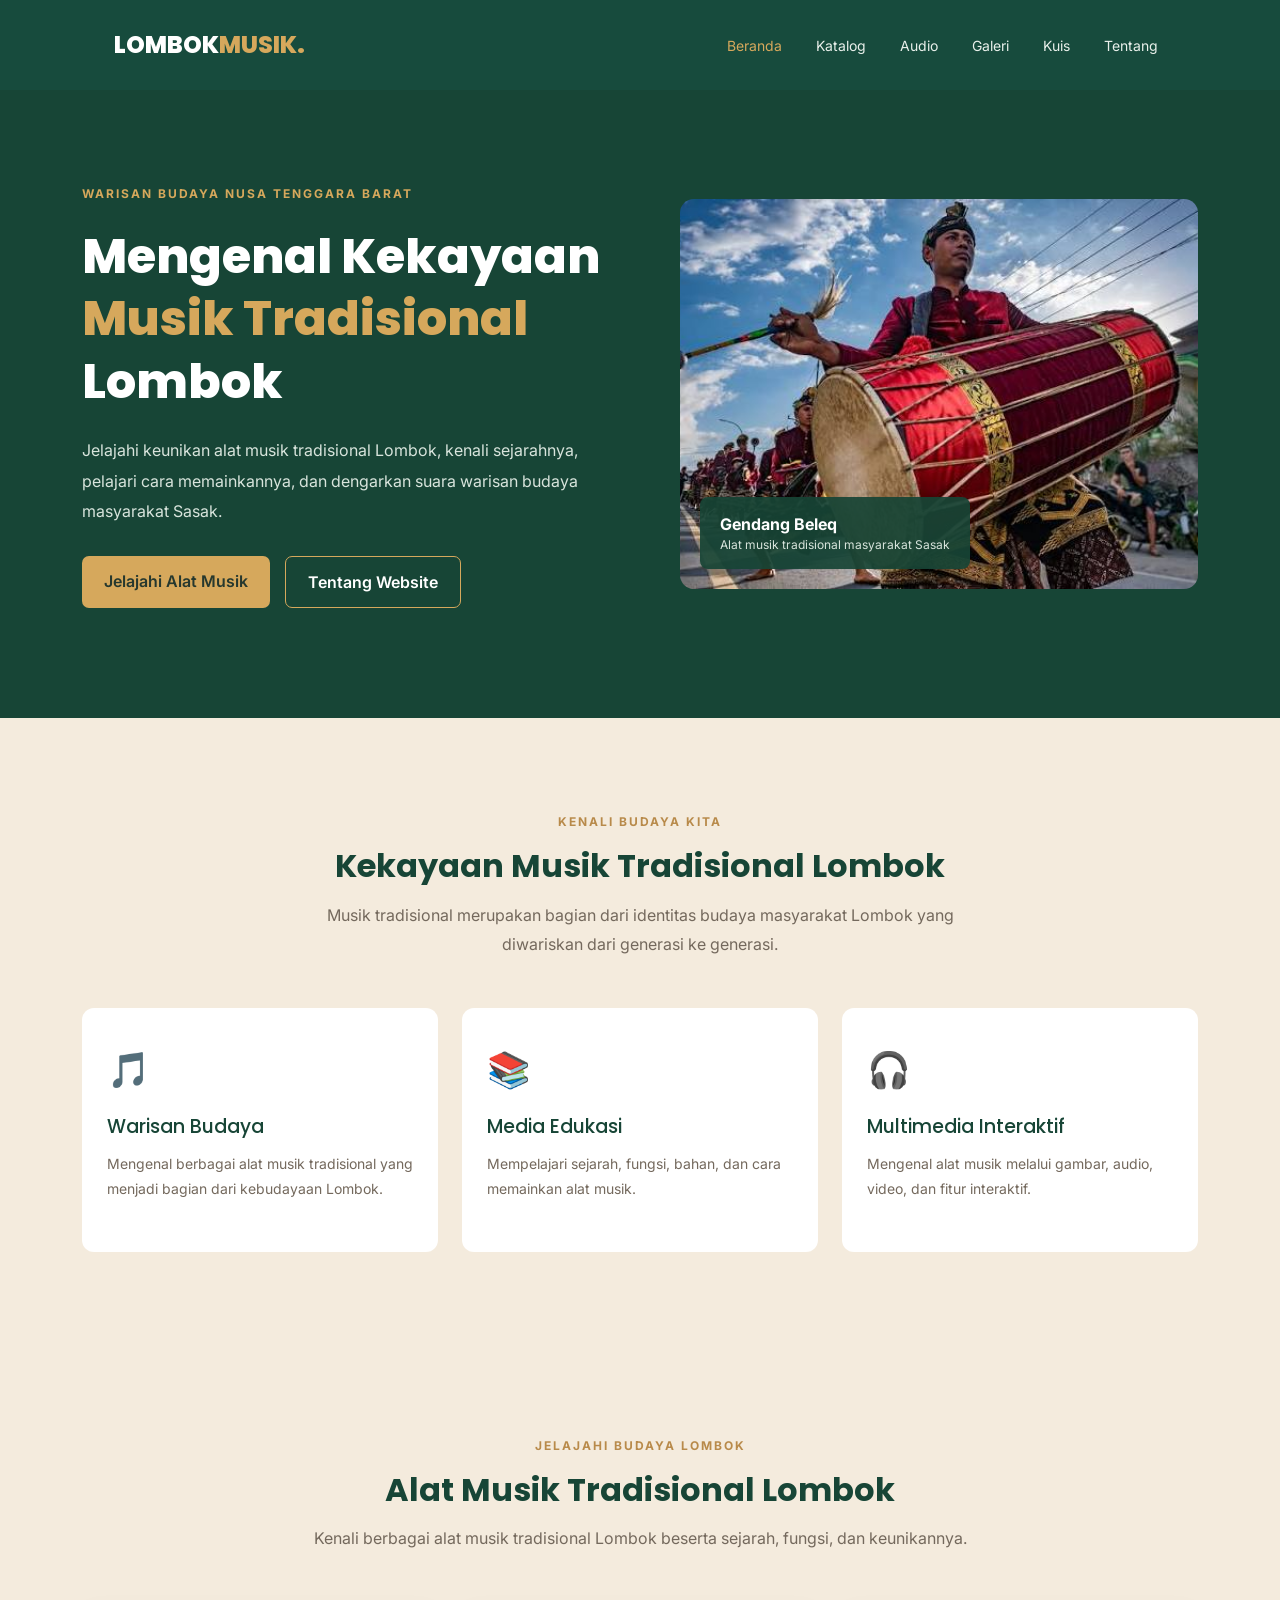
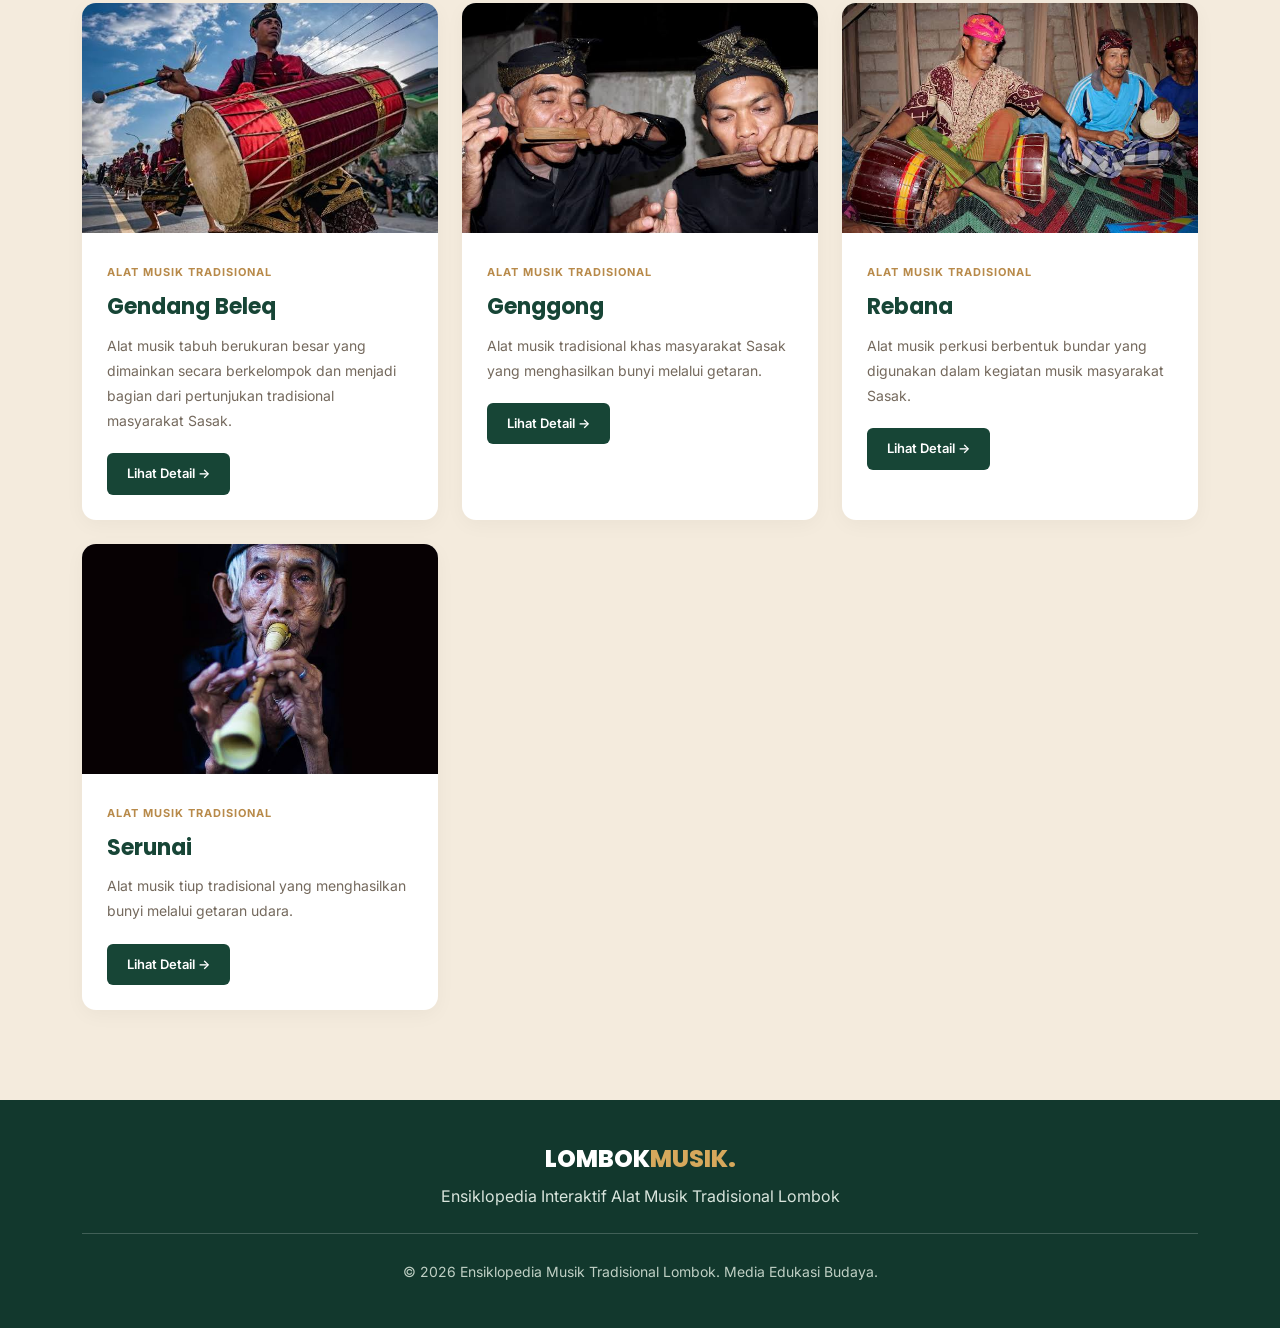
<file: index.html>
<!DOCTYPE html>
<html lang="id">
<head>
    <meta charset="UTF-8">
    <meta name="viewport" content="width=device-width, initial-scale=1.0">

    <title>Ensiklopedia Musik Tradisional Lombok</title>

    <!-- GOOGLE FONTS -->
    <link rel="preconnect" href="https://fonts.googleapis.com">
    <link rel="preconnect" href="https://fonts.gstatic.com" crossorigin>

    <link href="https://fonts.googleapis.com/css2?family=Inter:wght@400;500;600;700&family=Poppins:wght@400;500;600;700;800&display=swap" rel="stylesheet">

    <!-- BOOTSTRAP CSS -->
    <link href="https://cdn.jsdelivr.net/npm/bootstrap@5.3.3/dist/css/bootstrap.min.css" rel="stylesheet">

    <!-- CSS UTAMA -->
    <link rel="stylesheet" href="css/style.css">
</head>

<body>

    <!-- =========================
         NAVBAR
    ========================== -->
    <nav class="navbar navbar-expand-lg navbar-dark">

        <div class="container">

            <a class="navbar-brand" href="index.html">
                LOMBOK<span>MUSIK.</span>
            </a>

            <button class="navbar-toggler" type="button"
                data-bs-toggle="collapse"
                data-bs-target="#navbarMenu">

                <span class="navbar-toggler-icon"></span>

            </button>

            <div class="collapse navbar-collapse" id="navbarMenu">

                <ul class="navbar-nav ms-auto align-items-lg-center">

                    <li class="nav-item">
                        <a class="nav-link active" href="index.html">Beranda</a>
                    </li>

                    <li class="nav-item">
                        <a class="nav-link" href="katalog.html">Katalog</a>
                    </li>

                    <li class="nav-item">
                        <a class="nav-link" href="audio.html">Audio</a>
                    </li>

                    <li class="nav-item">
                        <a class="nav-link" href="galeri.html">Galeri</a>
                    </li>

                    <li class="nav-item">
                        <a class="nav-link" href="kuis.html">Kuis</a>
                    </li>

                    <li class="nav-item">
                        <a class="nav-link" href="tentang.html">Tentang</a>
                    </li>

                </ul>

            </div>

        </div>

    </nav>


    <!-- =========================
         HERO SECTION
    ========================== -->
    <section class="hero">

        <div class="container">

            <div class="row align-items-center">

                <div class="col-lg-6 hero-content">

                    <span class="hero-label">
                        WARISAN BUDAYA NUSA TENGGARA BARAT
                    </span>

                    <h1>
                        Mengenal Kekayaan
                        <span>Musik Tradisional</span>
                        Lombok
                    </h1>

                    <p>
                        Jelajahi keunikan alat musik tradisional Lombok,
                        kenali sejarahnya, pelajari cara memainkannya,
                        dan dengarkan suara warisan budaya masyarakat Sasak.
                    </p>

                    <div class="hero-buttons">

                        <a href="katalog.html" class="btn-primary-custom">
                            Jelajahi Alat Musik
                        </a>

                        <a href="tentang.html" class="btn-outline-custom">
                            Tentang Website
                        </a>

                    </div>

                </div>

                <div class="col-lg-6 hero-image">

                    <img
                        src="assets/images/gendang-beleq.jpg"
                        alt="Alat musik tradisional Gendang Beleq dari Lombok"
                    >

                    <div class="image-caption">

                        <strong>Gendang Beleq</strong>

                        <span>
                            Alat musik tradisional masyarakat Sasak
                        </span>

                    </div>

                </div>

            </div>

        </div>

    </section>


    <!-- =========================
         PENGENALAN WEBSITE
    ========================== -->
    <section class="introduction">

        <div class="container">

            <div class="section-heading">

                <span>KENALI BUDAYA KITA</span>

                <h2>
                    Kekayaan Musik Tradisional Lombok
                </h2>

                <p>
                    Musik tradisional merupakan bagian dari identitas
                    budaya masyarakat Lombok yang diwariskan dari
                    generasi ke generasi.
                </p>

            </div>

            <div class="row g-4">

                <div class="col-md-4">

                    <div class="info-card">

                        <div class="info-icon">🎵</div>

                        <h4>Warisan Budaya</h4>

                        <p>
                            Mengenal berbagai alat musik tradisional
                            yang menjadi bagian dari kebudayaan Lombok.
                        </p>

                    </div>

                </div>

                <div class="col-md-4">

                    <div class="info-card">

                        <div class="info-icon">📚</div>

                        <h4>Media Edukasi</h4>

                        <p>
                            Mempelajari sejarah, fungsi, bahan,
                            dan cara memainkan alat musik.
                        </p>

                    </div>

                </div>

                <div class="col-md-4">

                    <div class="info-card">

                        <div class="info-icon">🎧</div>

                        <h4>Multimedia Interaktif</h4>

                        <p>
                            Mengenal alat musik melalui gambar,
                            audio, video, dan fitur interaktif.
                        </p>

                    </div>

                </div>

            </div>

        </div>

    </section>


    <!-- =========================
         KATALOG ALAT MUSIK
    ========================== -->
    <section class="catalog-section" id="katalog">

        <div class="container">

            <div class="section-heading">

                <span>JELAJAHI BUDAYA LOMBOK</span>

                <h2>
                    Alat Musik Tradisional Lombok
                </h2>

                <p>
                    Kenali berbagai alat musik tradisional Lombok
                    beserta sejarah, fungsi, dan keunikannya.
                </p>

            </div>

            <!--
                KARTU ALAT MUSIK AKAN DITAMPILKAN
                SECARA OTOMATIS MELALUI main.js
            -->

            <div class="row g-4" id="instrument-list">

            </div>

        </div>

    </section>


    <!-- =========================
         FOOTER
    ========================== -->
    <footer class="footer">

        <div class="container">

            <h4>
                LOMBOK<span>MUSIK.</span>
            </h4>

            <p>
                Ensiklopedia Interaktif Alat Musik Tradisional Lombok
            </p>

            <div class="footer-line"></div>

            <small>
                © 2026 Ensiklopedia Musik Tradisional Lombok.
                Media Edukasi Budaya.
            </small>

        </div>

    </footer>


    <!-- =========================
         JAVASCRIPT
    ========================== -->

    <!-- BOOTSTRAP JS -->
    <script src="https://cdn.jsdelivr.net/npm/bootstrap@5.3.3/dist/js/bootstrap.bundle.min.js"></script>

    <!-- DATA ALAT MUSIK -->
    <script src="js/data.js"></script>

    <!-- JAVASCRIPT UTAMA -->
    <script src="js/main.js"></script>

</body>
</html>
</file>
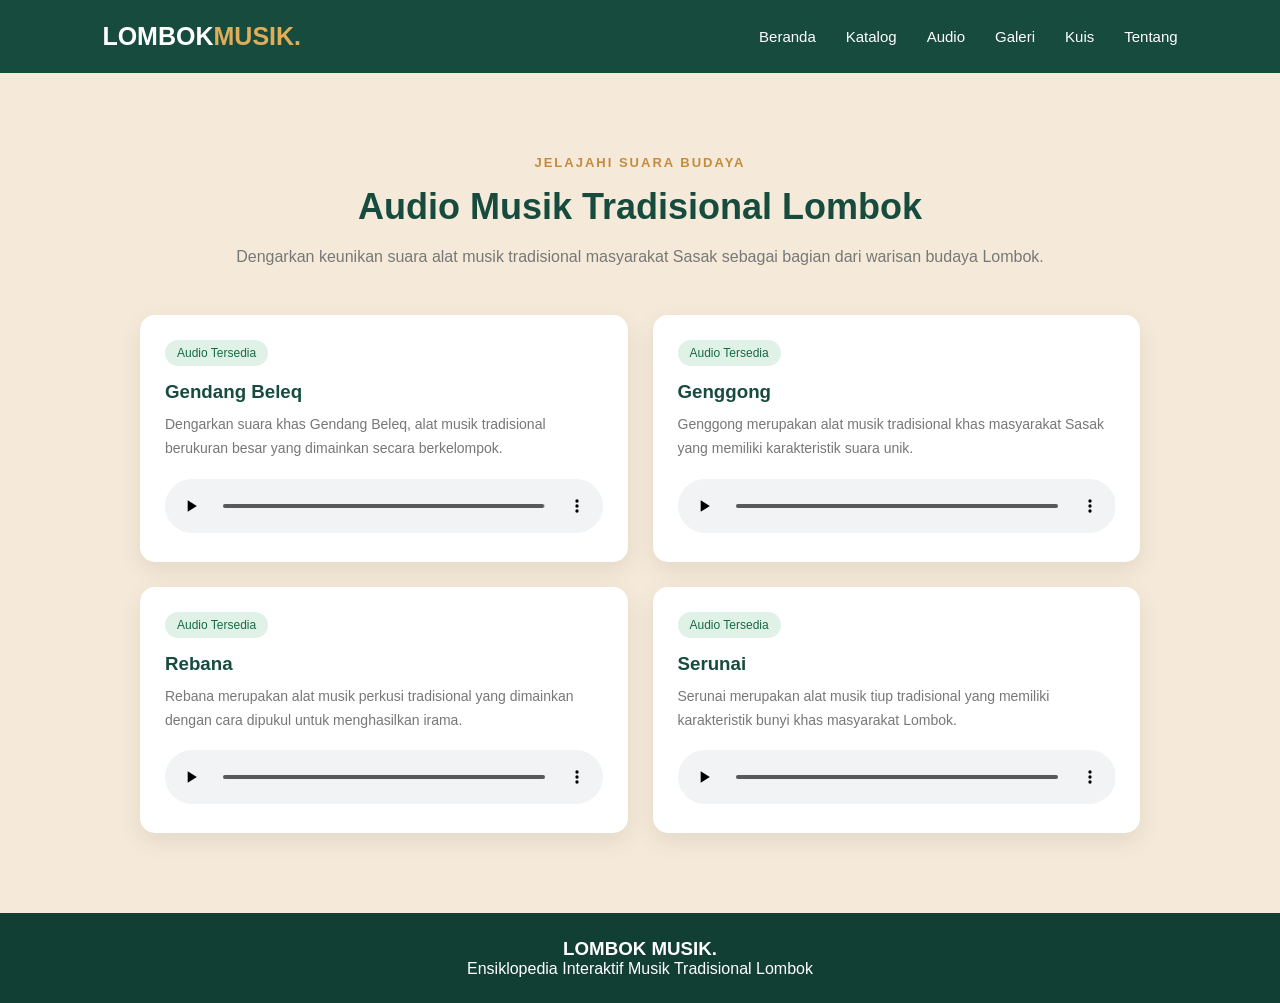
<file: audio.html>
<!DOCTYPE html>
<html lang="id">
<head>
    <meta charset="UTF-8">
    <meta name="viewport" content="width=device-width, initial-scale=1.0">

    <title>Audio Musik Tradisional Lombok</title>

    <link rel="stylesheet" href="css/style.css">
    <link rel="stylesheet" href="css/audio.css">


</head>

<body>


<!-- NAVBAR -->
<nav class="navbar">
    <div class="container">

        <a href="index.html" class="logo">
            LOMBOK<span>MUSIK.</span>
        </a>

        <!-- TOMBOL HAMBURGER -->
        <button class="menu-toggle" id="menuToggle"
                aria-label="Buka menu navigasi"
                aria-expanded="false">
            <span></span>
            <span></span>
            <span></span>
        </button>

        <!-- MENU NAVIGASI -->
        <ul class="nav-links" id="navLinks">
            <li><a href="index.html">Beranda</a></li>
            <li><a href="katalog.html">Katalog</a></li>
            <li><a href="audio.html">Audio</a></li>
            <li><a href="galeri.html">Galeri</a></li>
            <li><a href="kuis.html">Kuis</a></li>
            <li><a href="tentang.html">Tentang</a></li>
        </ul>

    </div>
</nav>



    <!-- AUDIO SECTION -->
    <section class="audio-section">

        <div class="audio-heading">

            <span>JELAJAHI SUARA BUDAYA</span>

            <h1>Audio Musik Tradisional Lombok</h1>

            <p>
                Dengarkan keunikan suara alat musik tradisional
                masyarakat Sasak sebagai bagian dari warisan
                budaya Lombok.
            </p>

        </div>


        <div class="audio-grid">

            <!-- AUDIO GENDANG BELEQ -->
            <div class="audio-card">

                <span class="audio-status available">
                    Audio Tersedia
                </span>

                <h3>Gendang Beleq</h3>

                <p>
                    Dengarkan suara khas Gendang Beleq,
                    alat musik tradisional berukuran besar
                    yang dimainkan secara berkelompok.
                </p>

                <audio controls preload="metadata">
                    <source
                        src="assets/audio/gendang-beleq.mp3"
                        type="audio/mpeg">

                    Browser Anda tidak mendukung pemutar audio.
                </audio>

            </div>



            <!-- AUDIO GENGGONG -->
            <div class="audio-card">

                <span class="audio-status available">
                    Audio Tersedia
                </span>

                <h3>Genggong</h3>

                <p>
                    Genggong merupakan alat musik tradisional
                    khas masyarakat Sasak yang memiliki
                    karakteristik suara unik.
                </p>

                <audio controls preload="metadata">
                    <source src="assets/audio/genggong.mp3"
                            type="audio/mpeg">
                    Browser Anda tidak mendukung pemutar audio.
                </audio>

            </div>




            <!-- AUDIO REBANA -->
            <div class="audio-card">

                <span class="audio-status available">
                    Audio Tersedia
                </span>

                <h3>Rebana</h3>

                <p>
                    Rebana merupakan alat musik perkusi
                    tradisional yang dimainkan dengan cara
                    dipukul untuk menghasilkan irama.
                </p>

                <audio controls preload="metadata">
                    <source src="assets/audio/rebana.mp3"
                            type="audio/mpeg">
                    Browser Anda tidak mendukung pemutar audio.
                </audio>

            </div>




            <!-- AUDIO SERUNAI -->
            <div class="audio-card">

                <span class="audio-status available">
                    Audio Tersedia
                </span>

                <h3>Serunai</h3>

                <p>
                    Serunai merupakan alat musik tiup
                    tradisional yang memiliki karakteristik
                    bunyi khas masyarakat Lombok.
                </p>

                <audio controls preload="metadata">
                    <source src="assets/audio/serunai.mp3"
                            type="audio/mpeg">
                    Browser Anda tidak mendukung pemutar audio.
                </audio>

            </div>


            </div>

        </div>

    </section>


    <!-- FOOTER -->
    <footer style="background:#123f34;color:white;text-align:center;padding:25px;">

        <h3>LOMBOK MUSIK.</h3>

        <p>Ensiklopedia Interaktif Musik Tradisional Lombok</p>

    </footer>


<script>
    const menuToggle = document.getElementById("menuToggle");
    const navLinks = document.getElementById("navLinks");

    menuToggle.addEventListener("click", function () {
        navLinks.classList.toggle("active");

        const isOpen = navLinks.classList.contains("active");
        menuToggle.setAttribute("aria-expanded", isOpen);
    });
</script>


</body>
</html>
</file>
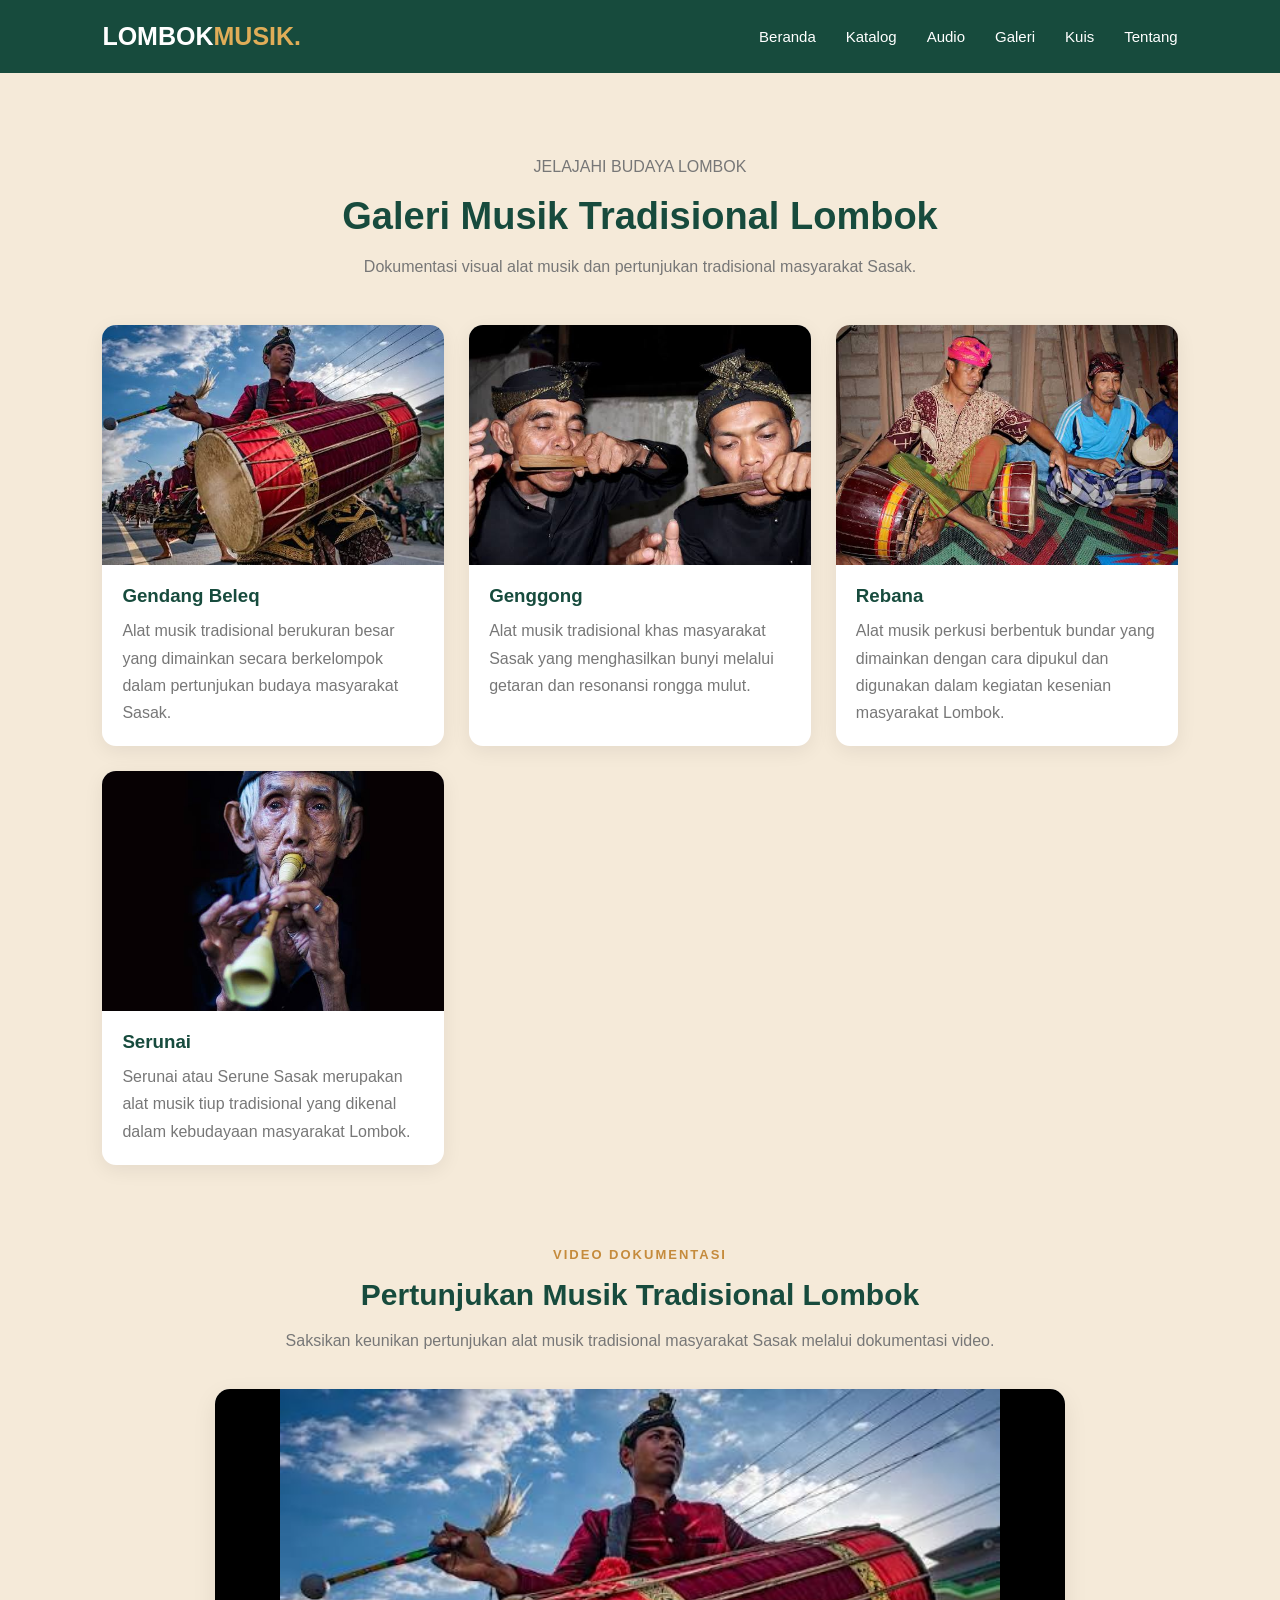
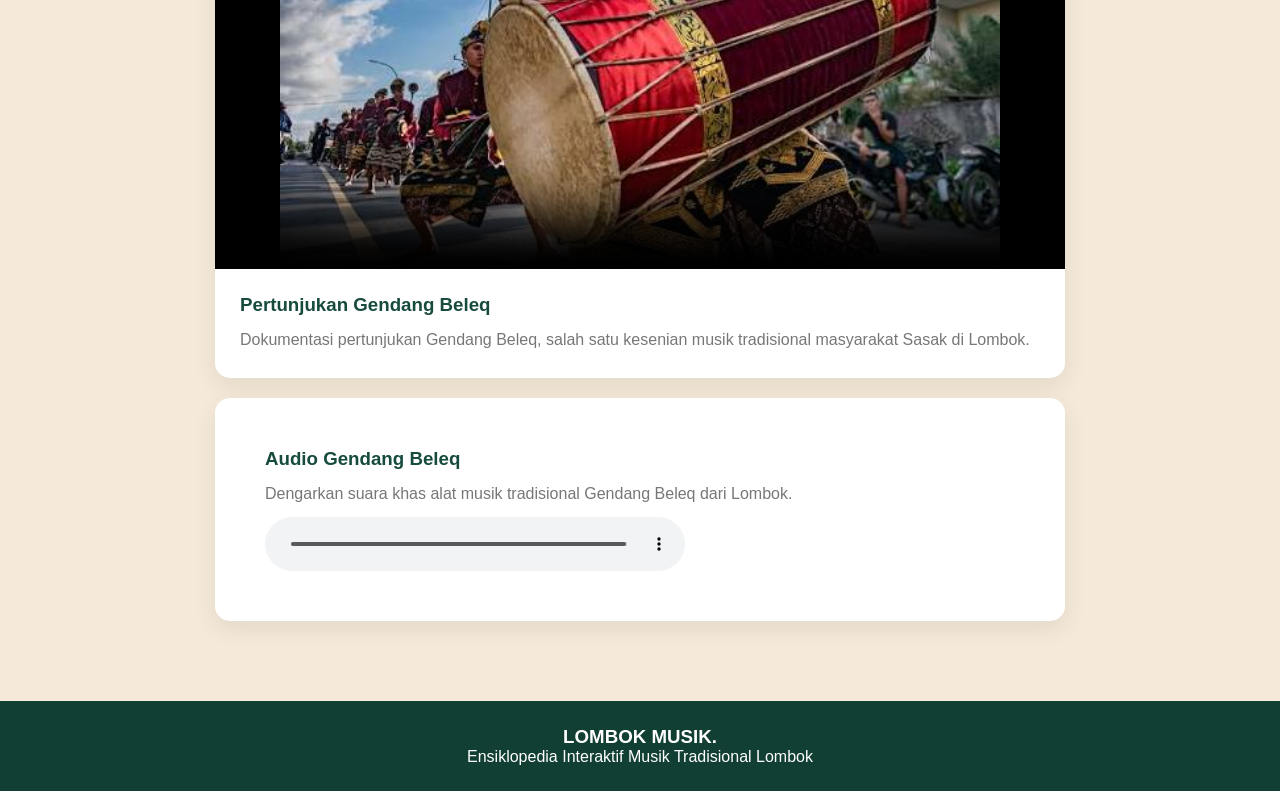
<file: galeri.html>
<!DOCTYPE html>
<html lang="id">

<head>
    <meta charset="UTF-8">
    <meta name="viewport" content="width=device-width, initial-scale=1.0">

    <title>Galeri Musik Tradisional Lombok</title>

    <link rel="stylesheet" href="css/style.css">
</head>

<body>

    <!-- =========================
         NAVBAR
    ========================== -->
    <nav class="navbar">
        <div class="container">

            <a href="index.html" class="logo">
                LOMBOK<span>MUSIK.</span>
            </a>

            <!-- TOMBOL HAMBURGER -->
            <button
                class="menu-toggle"
                id="menu-toggle"
                aria-label="Buka menu navigasi"
                aria-expanded="false"
                type="button">
                ☰
            </button>

            <!-- MENU NAVIGASI -->
            <ul class="nav-links" id="nav-links">
                <li><a href="index.html">Beranda</a></li>
                <li><a href="katalog.html">Katalog</a></li>
                <li><a href="audio.html">Audio</a></li>
                <li><a href="galeri.html">Galeri</a></li>
                <li><a href="kuis.html">Kuis</a></li>
                <li><a href="tentang.html">Tentang</a></li>
            </ul>

        </div>
    </nav>


    <!-- =========================
         GALERI FOTO
    ========================== -->
    <section class="gallery-section">

        <div class="gallery-heading">
            <p>JELAJAHI BUDAYA LOMBOK</p>

            <h1>Galeri Musik Tradisional Lombok</h1>

            <p>
                Dokumentasi visual alat musik dan pertunjukan
                tradisional masyarakat Sasak.
            </p>
        </div>


        <div class="gallery-grid">

            <!-- GENDANG BELEQ -->
            <div class="gallery-card">

                <img
                    src="assets/images/gendang-beleq.jpg"
                    alt="Gendang Beleq tradisional Sasak">

                <div class="gallery-info">
                    <h3>Gendang Beleq</h3>

                    <p>
                        Alat musik tradisional berukuran besar yang
                        dimainkan secara berkelompok dalam pertunjukan
                        budaya masyarakat Sasak.
                    </p>
                </div>

            </div>


            <!-- GENGGONG -->
            <div class="gallery-card">

                <img
                    src="assets/images/genggong.jpeg"
                    alt="Genggong tradisional Sasak">

                <div class="gallery-info">
                    <h3>Genggong</h3>

                    <p>
                        Alat musik tradisional khas masyarakat Sasak
                        yang menghasilkan bunyi melalui getaran
                        dan resonansi rongga mulut.
                    </p>
                </div>

            </div>


            <!-- REBANA -->
            <div class="gallery-card">

                <img
                    src="assets/images/rebana.jpeg"
                    alt="Rebana tradisional Sasak">

                <div class="gallery-info">
                    <h3>Rebana</h3>

                    <p>
                        Alat musik perkusi berbentuk bundar yang
                        dimainkan dengan cara dipukul dan digunakan
                        dalam kegiatan kesenian masyarakat Lombok.
                    </p>
                </div>

            </div>


            <!-- SERUNAI -->
            <div class="gallery-card">

                <img
                    src="assets/images/serunai.jpeg"
                    alt="Serunai tradisional Sasak">

                <div class="gallery-info">
                    <h3>Serunai</h3>

                    <p>
                        Serunai atau Serune Sasak merupakan alat musik
                        tiup tradisional yang dikenal dalam kebudayaan
                        masyarakat Lombok.
                    </p>
                </div>

            </div>

        </div>
        <!-- AKHIR GALERI FOTO -->


        <!-- =========================
             GALERI VIDEO DAN AUDIO
        ========================== -->
        <div class="gallery-video-section">

            <div class="gallery-video-heading">

                <span>VIDEO DOKUMENTASI</span>

                <h2>Pertunjukan Musik Tradisional Lombok</h2>

                <p>
                    Saksikan keunikan pertunjukan alat musik tradisional
                    masyarakat Sasak melalui dokumentasi video.
                </p>

            </div>


            <!-- VIDEO GENDANG BELEQ -->
            <div class="gallery-video-card">

                <video
                    controls
                    preload="metadata"
                    poster="assets/images/gendang-beleq.jpg">

                    <source
                        src="assets/videos/gendang-beleq.mp4"
                        type="video/mp4">

                    Browser Anda tidak mendukung pemutar video.

                </video>

                <div class="gallery-video-info">

                    <h3>Pertunjukan Gendang Beleq</h3>

                    <p>
                        Dokumentasi pertunjukan Gendang Beleq,
                        salah satu kesenian musik tradisional
                        masyarakat Sasak di Lombok.
                    </p>

                </div>

            </div>


            <!-- AUDIO GENDANG BELEQ -->
            <div class="gallery-audio-card">

                <div class="gallery-video-info">

                    <h3>Audio Gendang Beleq</h3>

                    <p>
                        Dengarkan suara khas alat musik tradisional
                        Gendang Beleq dari Lombok.
                    </p>

                    <audio controls preload="metadata">

                        <source
                            src="assets/audio/gendang-beleq.mp3"
                            type="audio/mpeg">

                        Browser Anda tidak mendukung pemutar audio.

                    </audio>

                </div>

            </div>

        </div>
        <!-- AKHIR GALERI VIDEO DAN AUDIO -->

    </section>


    <!-- =========================
         FOOTER
    ========================== -->
    <footer style="background:#123f34;color:white;text-align:center;padding:25px;">

        <h3>LOMBOK MUSIK.</h3>

        <p>Ensiklopedia Interaktif Musik Tradisional Lombok</p>

    </footer>


    <!-- =========================
         MODAL GALERI FOTO
    ========================== -->
    <div
        id="imageModal"
        class="image-modal"
        role="dialog"
        aria-modal="true"
        aria-label="Pratinjau gambar galeri">

        <button
            type="button"
            class="close-modal"
            id="closeModal"
            aria-label="Tutup gambar">
            &times;
        </button>

        <img
            class="modal-content"
            id="modalImage"
            alt="Pratinjau foto">

        <p id="modalCaption"></p>

    </div>


    <!-- =========================
         JAVASCRIPT GALERI
    ========================== -->
    <script>

        // =========================
        // MENU HAMBURGER
        // =========================

        const menuToggle = document.getElementById("menu-toggle");
        const navLinks = document.getElementById("nav-links");

        if (menuToggle && navLinks) {

            menuToggle.addEventListener("click", function () {

                navLinks.classList.toggle("active");

                const isOpen = navLinks.classList.contains("active");

                menuToggle.setAttribute("aria-expanded", isOpen);

                menuToggle.setAttribute(
                    "aria-label",
                    isOpen ? "Tutup menu navigasi" : "Buka menu navigasi"
                );

                menuToggle.textContent = isOpen ? "✕" : "☰";

            });


            // Menutup menu setelah memilih halaman
            navLinks.querySelectorAll("a").forEach(link => {

                link.addEventListener("click", function () {

                    navLinks.classList.remove("active");

                    menuToggle.setAttribute("aria-expanded", "false");

                    menuToggle.setAttribute(
                        "aria-label",
                        "Buka menu navigasi"
                    );

                    menuToggle.textContent = "☰";

                });

            });

        }


        // =========================
        // MODAL GALERI FOTO
        // =========================

        const galleryImages = document.querySelectorAll(".gallery-card img");

        const modal = document.getElementById("imageModal");

        const modalImage = document.getElementById("modalImage");

        const modalCaption = document.getElementById("modalCaption");

        const closeModal = document.getElementById("closeModal");


        // Fungsi membuka modal
        galleryImages.forEach(image => {

            image.addEventListener("click", function () {

                modal.style.display = "flex";

                modalImage.src = this.src;

                modalCaption.textContent = this.alt;

                closeModal.focus();

            });

        });


        // Fungsi menutup modal
        function hideModal() {

            modal.style.display = "none";

            modalImage.src = "";

        }


        // Menutup melalui tombol X
        closeModal.addEventListener("click", hideModal);


        // Menutup dengan klik area luar gambar
        modal.addEventListener("click", function (event) {

            if (event.target === modal) {

                hideModal();

            }

        });


        // Menutup menggunakan tombol Escape
        document.addEventListener("keydown", function (event) {

            if (event.key === "Escape" && modal.style.display === "flex") {

                hideModal();

            }

        });

    </script>

</body>
</html>
</file>
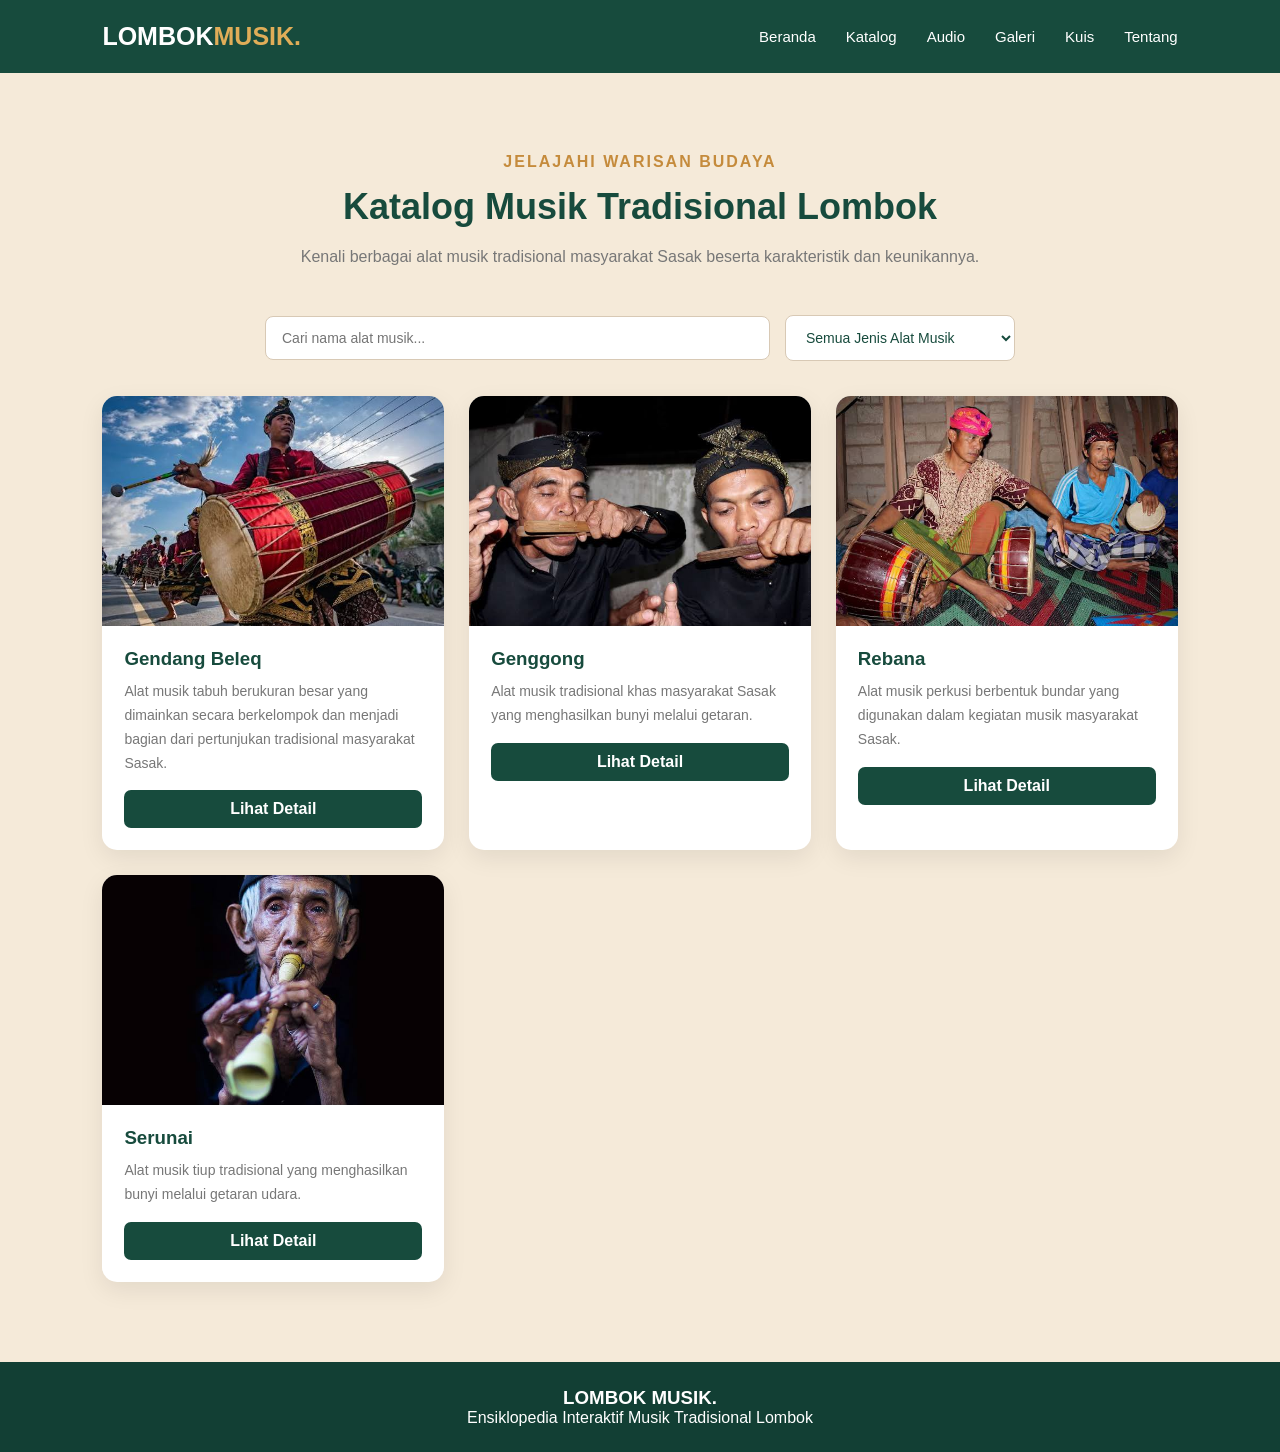
<file: katalog.html>
<!DOCTYPE html>
<html lang="id">
<head>
    <meta charset="UTF-8">
    <meta name="viewport" content="width=device-width, initial-scale=1.0">
    <title>Katalog Musik Tradisional Lombok</title>

    <link rel="stylesheet" href="css/style.css">
    <link rel="stylesheet" href="css/katalog.css">
</head>

<body>

    <!-- NAVBAR -->
    <nav class="navbar">
        <div class="container">

            <a href="index.html" class="logo">
                LOMBOK<span>MUSIK.</span>
            </a>

            <!-- TOMBOL HAMBURGER -->
            <button class="menu-toggle" id="menuToggle"
                    aria-label="Buka menu navigasi"
                    aria-expanded="false">
                <span></span>
                <span></span>
                <span></span>
            </button>

            <!-- MENU NAVIGASI -->
            <ul class="nav-links" id="navLinks">
                <li><a href="index.html">Beranda</a></li>
                <li><a href="katalog.html">Katalog</a></li>
                <li><a href="audio.html">Audio</a></li>
                <li><a href="galeri.html">Galeri</a></li>
                <li><a href="kuis.html">Kuis</a></li>
                <li><a href="tentang.html">Tentang</a></li>
            </ul>

        </div>
    </nav>


    <!-- KATALOG -->
    <section class="catalog-section">

        <div class="catalog-heading">
            <span>JELAJAHI WARISAN BUDAYA</span>

            <h1>Katalog Musik Tradisional Lombok</h1>

            <p>
                Kenali berbagai alat musik tradisional masyarakat
                Sasak beserta karakteristik dan keunikannya.
            </p>
        </div>


        <!-- FITUR PENCARIAN DAN FILTER -->
        <div class="catalog-filter">

            <div class="search-box">
                <input
                    type="text"
                    id="searchInput"
                    placeholder="Cari nama alat musik..."
                >
            </div>

            <div class="filter-box">
                <select id="filterJenis">
                    <option value="semua">Semua Jenis Alat Musik</option>
                    <option value="Perkusi">Perkusi</option>
                    <option value="Getar">Getar</option>
                    <option value="Tiup">Tiup</option>
                </select>
            </div>

        </div>


        <!-- KARTU KATALOG OTOMATIS -->
        <div class="catalog-grid" id="catalog-list">
            <!-- Data alat musik ditampilkan melalui JavaScript -->
        </div>

    </section>


    <!-- FOOTER -->
    <footer style="background:#123f34;color:white;text-align:center;padding:25px;">
        <h3>LOMBOK MUSIK.</h3>
        <p>Ensiklopedia Interaktif Musik Tradisional Lombok</p>
    </footer>


    <!-- JAVASCRIPT HAMBURGER -->
    <script>
        const menuToggle = document.getElementById("menuToggle");
        const navLinks = document.getElementById("navLinks");

        menuToggle.addEventListener("click", function () {
            navLinks.classList.toggle("active");

            const isOpen = navLinks.classList.contains("active");
            menuToggle.setAttribute("aria-expanded", isOpen);
        });
    </script>

    <!-- DATA DAN FUNGSI KATALOG -->
    <script src="js/data.js"></script>
    <script src="js/main.js"></script>

</body>
</html>
</file>
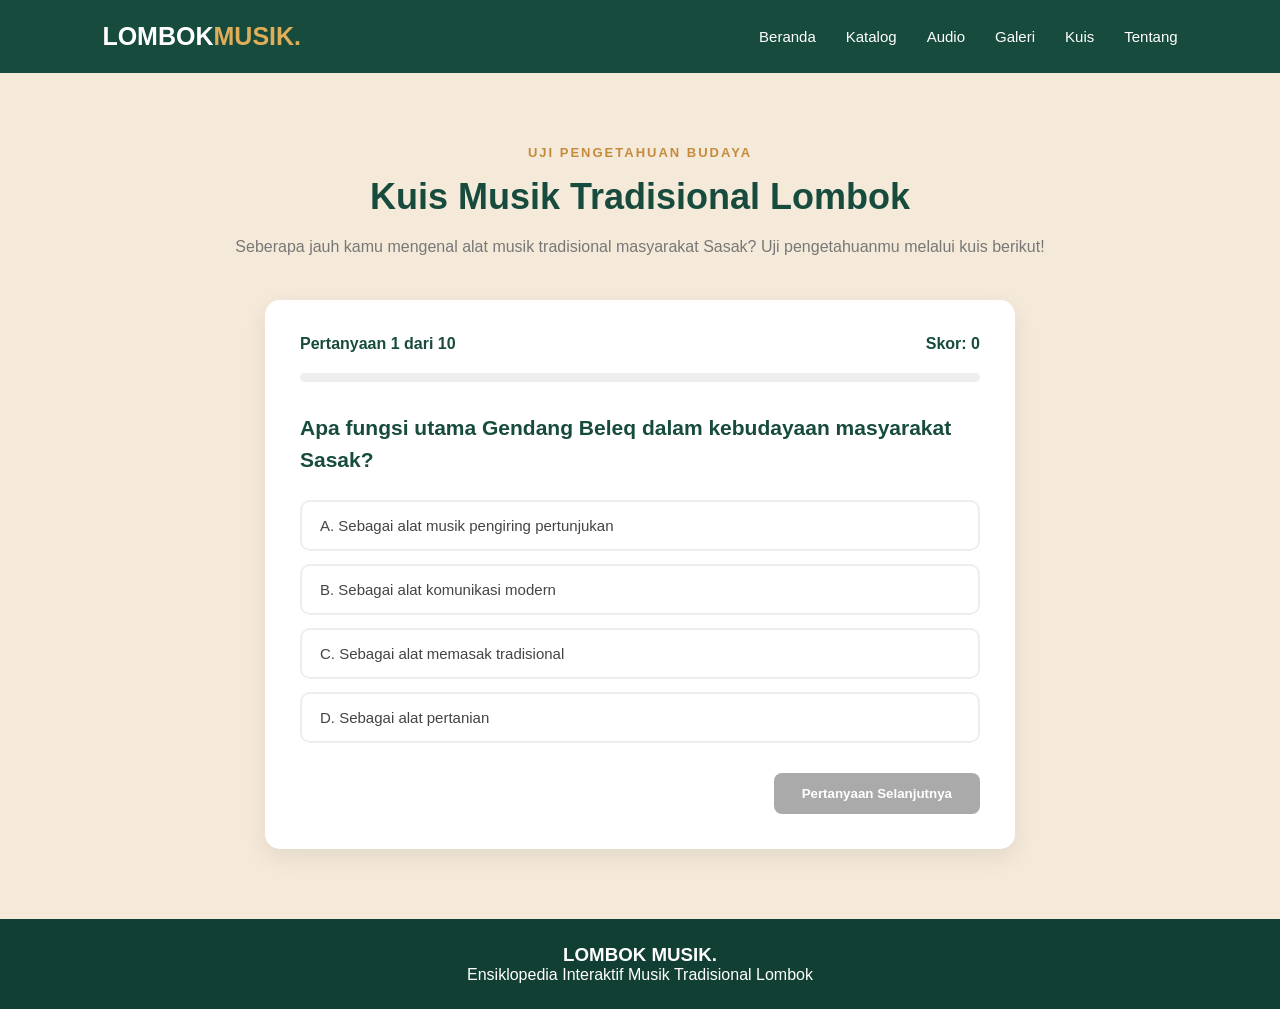
<file: kuis.html>
<!DOCTYPE html>
<html lang="id">

<head>
    <meta charset="UTF-8">
    <meta name="viewport" content="width=device-width, initial-scale=1.0">

    <title>Kuis Musik Tradisional Lombok</title>

    <!-- CSS UTAMA -->
    <link rel="stylesheet" href="css/style.css">

    <!-- CSS KHUSUS KUIS -->
    <link rel="stylesheet" href="css/kuis.css">
</head>

<body>

    <!-- NAVBAR -->
    <nav class="navbar">
        <div class="container">

            <a href="index.html" class="logo">
                LOMBOK<span>MUSIK.</span>
            </a>

            <ul class="nav-links">
                <li><a href="index.html">Beranda</a></li>
                <li><a href="katalog.html">Katalog</a></li>
                <li><a href="audio.html">Audio</a></li>
                <li><a href="galeri.html">Galeri</a></li>
                <li><a href="kuis.html">Kuis</a></li>
                <li><a href="tentang.html">Tentang</a></li>
            </ul>

        </div>
    </nav>


    <!-- KUIS SECTION -->
    <section class="quiz-section">

        <div class="quiz-heading">

            <span>UJI PENGETAHUAN BUDAYA</span>

            <h1>Kuis Musik Tradisional Lombok</h1>

            <p>
                Seberapa jauh kamu mengenal alat musik tradisional
                masyarakat Sasak? Uji pengetahuanmu melalui kuis berikut!
            </p>

        </div>


        <!-- KONTEN KUIS -->
        <div class="quiz-container" id="quizContainer">

            <div class="quiz-top">
                <span id="questionNumber">Pertanyaan 1 dari 10</span>
                <span id="scoreDisplay">Skor: 0</span>
            </div>

            <!-- PROGRESS -->
            <div class="progress-bar">
                <div class="progress-fill" id="progressFill"></div>
            </div>

            <!-- PERTANYAAN -->
            <h2 class="question" id="questionText">
                Memuat pertanyaan...
            </h2>

            <!-- PILIHAN JAWABAN -->
            <div class="answer-list" id="answerList">
            </div>

            <!-- TOMBOL LANJUT -->
            <div class="quiz-footer">

                <button
                    class="quiz-next"
                    id="nextButton"
                    disabled>

                    Pertanyaan Selanjutnya

                </button>

            </div>

        </div>

    </section>


    <!-- FOOTER -->
    <footer style="background:#123f34;color:white;text-align:center;padding:25px;">

        <h3>LOMBOK MUSIK.</h3>

        <p>Ensiklopedia Interaktif Musik Tradisional Lombok</p>

    </footer>


    <!-- JAVASCRIPT KUIS -->
    <script src="js/quiz.js"></script>

</body>
</html>
</file>
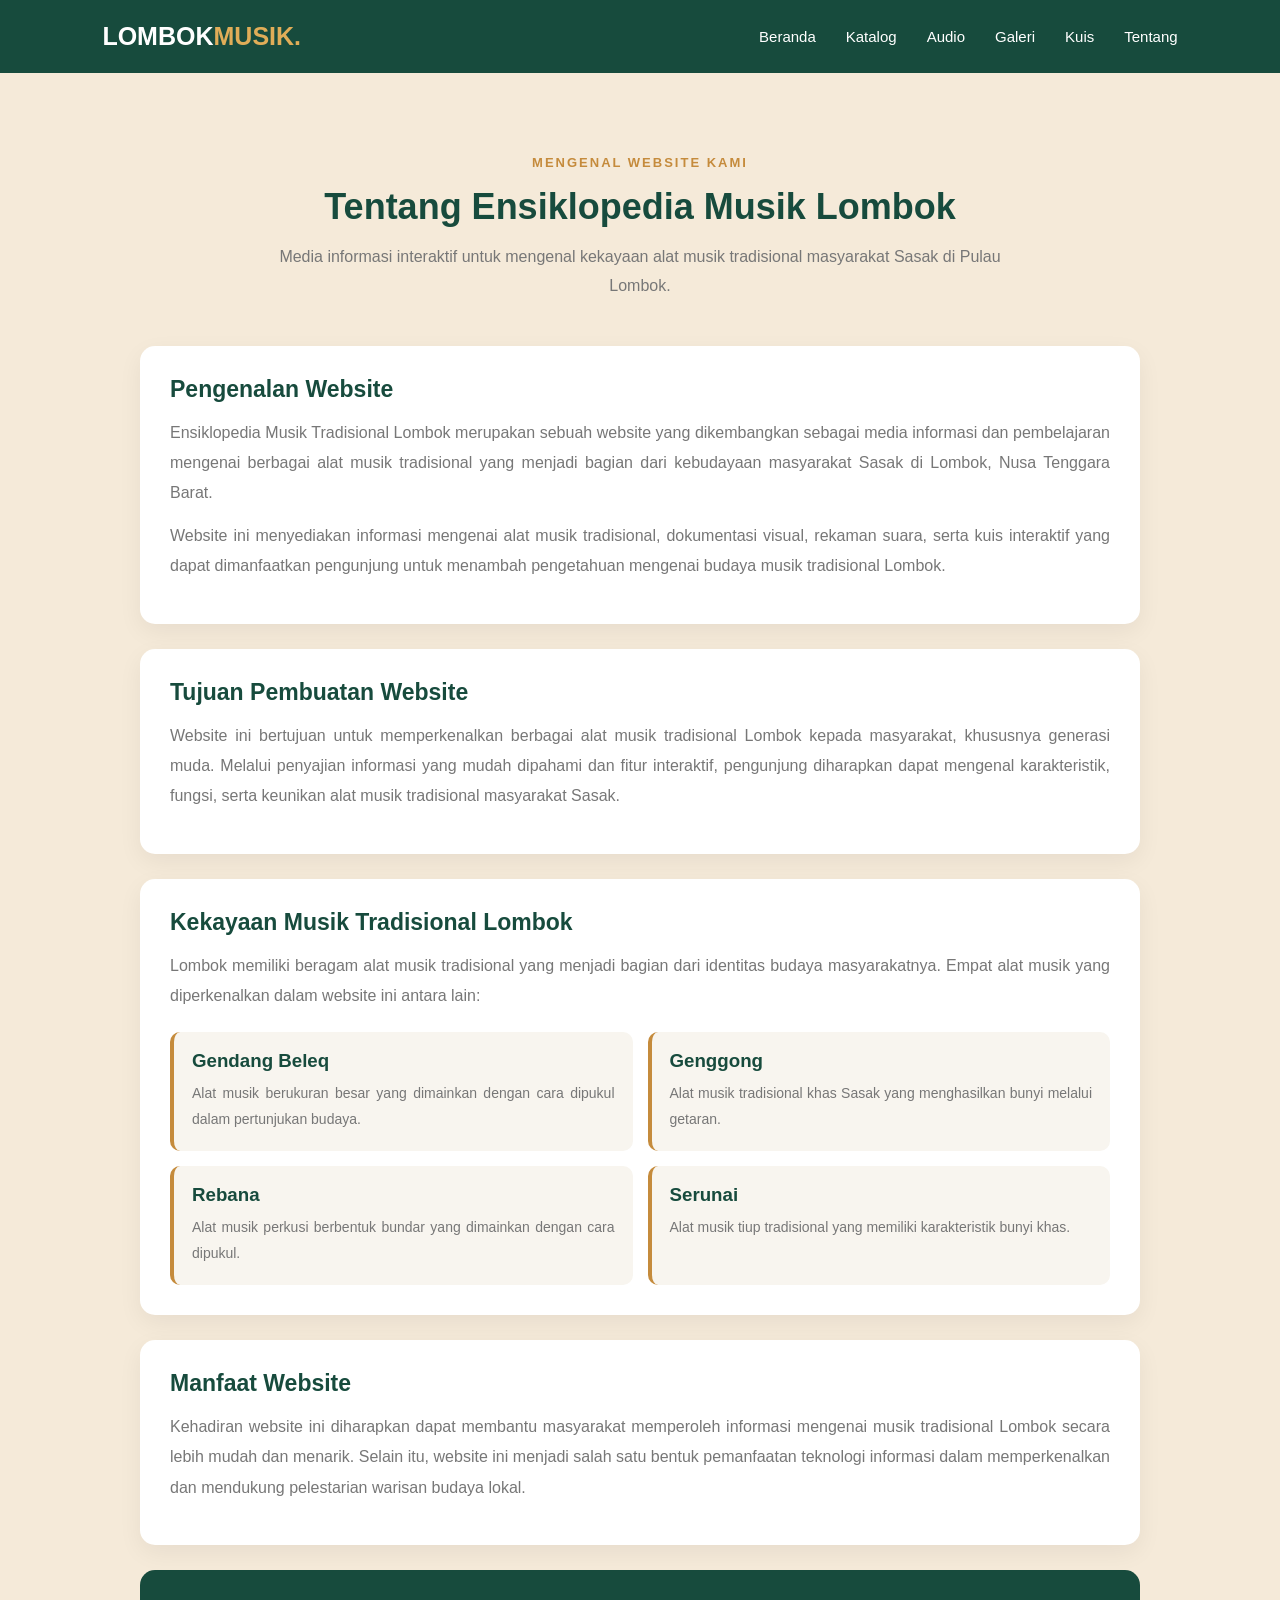
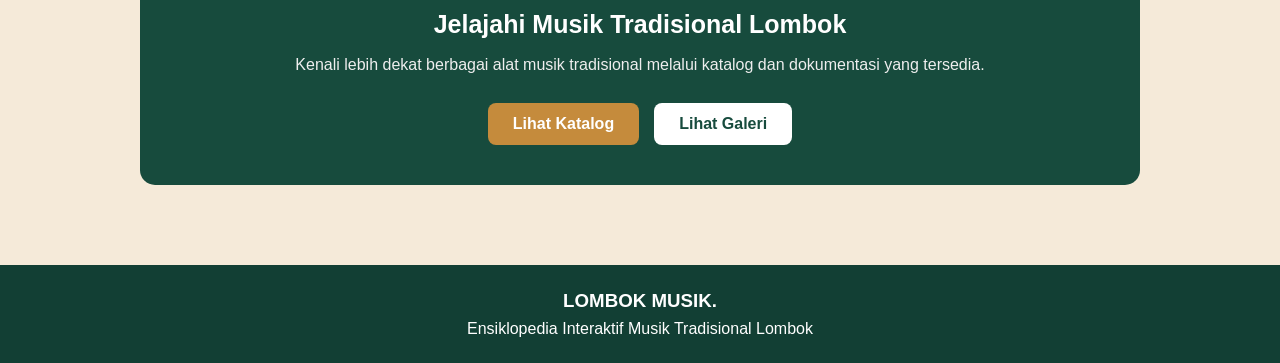
<file: tentang.html>
<!DOCTYPE html>
<html lang="id">

<head>
    <meta charset="UTF-8">
    <meta name="viewport" content="width=device-width, initial-scale=1.0">

    <title>Tentang - Ensiklopedia Musik Lombok</title>

    <link rel="stylesheet" href="css/style.css">
    <link rel="stylesheet" href="css/tentang.css">
</head>

<body>

    <!-- NAVBAR -->
    <nav class="navbar">
        <div class="container">

            <a href="index.html" class="logo">
                LOMBOK<span>MUSIK.</span>
            </a>

            <!-- TOMBOL HAMBURGER -->
            <button class="menu-toggle" id="menuToggle"
                    aria-label="Buka menu navigasi"
                    aria-expanded="false">
                <span></span>
                <span></span>
                <span></span>
            </button>

            <!-- MENU NAVIGASI -->
            <ul class="nav-links" id="navLinks">
                <li><a href="index.html">Beranda</a></li>
                <li><a href="katalog.html">Katalog</a></li>
                <li><a href="audio.html">Audio</a></li>
                <li><a href="galeri.html">Galeri</a></li>
                <li><a href="kuis.html">Kuis</a></li>
                <li><a href="tentang.html">Tentang</a></li>
            </ul>

        </div>
    </nav>


    <!-- TENTANG WEBSITE -->
    <section class="about-section">

        <div class="about-heading">

            <span>MENGENAL WEBSITE KAMI</span>

            <h1>Tentang Ensiklopedia Musik Lombok</h1>

            <p>
                Media informasi interaktif untuk mengenal
                kekayaan alat musik tradisional masyarakat
                Sasak di Pulau Lombok.
            </p>

        </div>


        <div class="about-container">

            <!-- PENGENALAN -->
            <div class="about-card">

                <h2>Pengenalan Website</h2>

                <p>
                    Ensiklopedia Musik Tradisional Lombok merupakan
                    sebuah website yang dikembangkan sebagai media
                    informasi dan pembelajaran mengenai berbagai
                    alat musik tradisional yang menjadi bagian
                    dari kebudayaan masyarakat Sasak di Lombok,
                    Nusa Tenggara Barat.
                </p>

                <p>
                    Website ini menyediakan informasi mengenai
                    alat musik tradisional, dokumentasi visual,
                    rekaman suara, serta kuis interaktif yang
                    dapat dimanfaatkan pengunjung untuk
                    menambah pengetahuan mengenai budaya musik
                    tradisional Lombok.
                </p>

            </div>


            <!-- TUJUAN -->
            <div class="about-card">

                <h2>Tujuan Pembuatan Website</h2>

                <p>
                    Website ini bertujuan untuk memperkenalkan
                    berbagai alat musik tradisional Lombok
                    kepada masyarakat, khususnya generasi muda.
                    Melalui penyajian informasi yang mudah
                    dipahami dan fitur interaktif, pengunjung
                    diharapkan dapat mengenal karakteristik,
                    fungsi, serta keunikan alat musik tradisional
                    masyarakat Sasak.
                </p>

            </div>


            <!-- ALAT MUSIK -->
            <div class="about-card">

                <h2>Kekayaan Musik Tradisional Lombok</h2>

                <p>
                    Lombok memiliki beragam alat musik tradisional
                    yang menjadi bagian dari identitas budaya
                    masyarakatnya. Empat alat musik yang
                    diperkenalkan dalam website ini antara lain:
                </p>

                <div class="about-list">

                    <div class="about-item">
                        <h3>Gendang Beleq</h3>
                        <p>
                            Alat musik berukuran besar yang
                            dimainkan dengan cara dipukul
                            dalam pertunjukan budaya.
                        </p>
                    </div>

                    <div class="about-item">
                        <h3>Genggong</h3>
                        <p>
                            Alat musik tradisional khas Sasak
                            yang menghasilkan bunyi melalui
                            getaran.
                        </p>
                    </div>

                    <div class="about-item">
                        <h3>Rebana</h3>
                        <p>
                            Alat musik perkusi berbentuk bundar
                            yang dimainkan dengan cara dipukul.
                        </p>
                    </div>

                    <div class="about-item">
                        <h3>Serunai</h3>
                        <p>
                            Alat musik tiup tradisional yang
                            memiliki karakteristik bunyi khas.
                        </p>
                    </div>

                </div>

            </div>


            <!-- MANFAAT -->
            <div class="about-card">

                <h2>Manfaat Website</h2>

                <p>
                    Kehadiran website ini diharapkan dapat
                    membantu masyarakat memperoleh informasi
                    mengenai musik tradisional Lombok secara
                    lebih mudah dan menarik. Selain itu,
                    website ini menjadi salah satu bentuk
                    pemanfaatan teknologi informasi dalam
                    memperkenalkan dan mendukung pelestarian
                    warisan budaya lokal.
                </p>

            </div>


            <!-- NAVIGASI LANJUTAN -->
            <div class="about-cta">

                <h2>Jelajahi Musik Tradisional Lombok</h2>

                <p>
                    Kenali lebih dekat berbagai alat musik
                    tradisional melalui katalog dan dokumentasi
                    yang tersedia.
                </p>

                <div class="about-buttons">

                    <a href="katalog.html" class="about-button">
                        Lihat Katalog
                    </a>

                    <a href="galeri.html" class="about-button secondary">
                        Lihat Galeri
                    </a>

                </div>

            </div>

        </div>

    </section>


    <!-- FOOTER -->
    <footer class="about-footer">

        <h3>LOMBOK MUSIK.</h3>

        <p>Ensiklopedia Interaktif Musik Tradisional Lombok</p>

    </footer>


    <!-- JAVASCRIPT HAMBURGER -->
    <script>

        const menuToggle = document.getElementById("menuToggle");
        const navLinks = document.getElementById("navLinks");

        if (menuToggle && navLinks) {

            menuToggle.addEventListener("click", function () {

                navLinks.classList.toggle("active");

                const isOpen = navLinks.classList.contains("active");

                menuToggle.setAttribute("aria-expanded", isOpen);

            });

            navLinks.querySelectorAll("a").forEach(link => {

                link.addEventListener("click", function () {

                    navLinks.classList.remove("active");

                    menuToggle.setAttribute("aria-expanded", "false");

                });

            });

        }

    </script>

</body>
</html>
</file>
<file: css/style.css>
/* =================================
   GLOBAL STYLE
================================= */

* {
    margin: 0;
    padding: 0;
    box-sizing: border-box;
}

body {
    font-family: 'Inter', sans-serif;
    background-color: #F4EBDD;
    color: #382E27;
}

h1, h2, h3, h4 {
    font-family: 'Poppins', sans-serif;
}


/* =================================
   NAVBAR
================================= */

.navbar {
    background-color: #174536;
    padding: 18px 0;
}

.navbar-brand {
    font-family: 'Poppins', sans-serif;
    font-size: 24px;
    font-weight: 800;
    color: white;
}

.navbar-brand span {
    color: #D6A85C;
}

.nav-link {
    color: #E9F0EB !important;
    margin-left: 18px;
    font-size: 14px;
    transition: 0.3s;
}

.nav-link:hover,
.nav-link.active {
    color: #D6A85C !important;
}


/* =================================
   HERO SECTION
================================= */

.hero {
    background-color: #174536;
    color: white;
    padding: 90px 0 110px;
}

.hero-label {
    color: #D6A85C;
    font-size: 12px;
    font-weight: 700;
    letter-spacing: 2px;
}

.hero h1 {
    font-size: 48px;
    font-weight: 800;
    line-height: 1.3;
    margin: 22px 0;
}

.hero h1 span {
    color: #D6A85C;
    display: block;
}

.hero-content p {
    color: #D8E4DC;
    line-height: 1.9;
    margin-bottom: 30px;
    max-width: 500px;
}

.hero-buttons {
    display: flex;
    gap: 15px;
    flex-wrap: wrap;
}

.btn-primary-custom,
.btn-outline-custom {
    text-decoration: none;
    padding: 13px 22px;
    border-radius: 7px;
    font-weight: 600;
    display: inline-block;
    transition: 0.3s;
}

.btn-primary-custom {
    background-color: #D6A85C;
    color: #26382E;
}

.btn-primary-custom:hover {
    background-color: white;
    color: #174536;
}

.btn-outline-custom {
    border: 1px solid #D6A85C;
    color: white;
}

.btn-outline-custom:hover {
    background-color: #D6A85C;
    color: #174536;
}


/* =================================
   HERO IMAGE
================================= */

.hero-image {
    position: relative;
    padding-left: 40px;
}

.hero-image img {
    width: 100%;
    height: 390px;
    object-fit: cover;
    border-radius: 14px;
}

.image-caption {
    position: absolute;
    bottom: 20px;
    left: 60px;
    background: rgba(23, 69, 54, 0.92);
    padding: 15px 20px;
    border-radius: 8px;
    display: flex;
    flex-direction: column;
}

.image-caption span {
    font-size: 12px;
    color: #D8E4DC;
}


/* =================================
   INTRODUCTION
================================= */

.introduction {
    padding: 90px 0;
}

.section-heading {
    text-align: center;
    max-width: 700px;
    margin: 0 auto 50px;
}

.section-heading span {
    color: #B88A4A;
    font-size: 12px;
    font-weight: 700;
    letter-spacing: 2px;
}

.section-heading h2 {
    color: #174536;
    font-weight: 700;
    margin: 15px 0;
}

.section-heading p {
    color: #74695D;
    line-height: 1.8;
}

.info-card {
    background-color: white;
    padding: 35px 25px;
    border-radius: 12px;
    height: 100%;
    transition: 0.3s;
}

.info-card:hover {
    transform: translateY(-7px);
    box-shadow: 0 12px 30px rgba(0,0,0,0.08);
}

.info-icon {
    font-size: 35px;
    margin-bottom: 20px;
}

.info-card h4 {
    color: #174536;
    font-size: 19px;
    margin-bottom: 12px;
}

.info-card p {
    color: #74695D;
    font-size: 14px;
    line-height: 1.8;
}


/* =================================
   FOOTER
================================= */

.footer {
    background-color: #12382D;
    color: white;
    padding: 45px 0;
    text-align: center;
}

.footer h4 {
    font-weight: 800;
}

.footer h4 span {
    color: #D6A85C;
}

.footer p {
    color: #D8E4DC;
    margin-top: 10px;
}

.footer-line {
    width: 100%;
    height: 1px;
    background-color: rgba(255,255,255,0.2);
    margin: 25px 0;
}

.footer small {
    color: #BFCFC4;
}


/* =================================
   RESPONSIVE
================================= */

@media (max-width: 991px) {

    .hero {
        padding: 65px 0;
    }

    .hero h1 {
        font-size: 38px;
    }

    .hero-image {
        padding-left: 12px;
        margin-top: 45px;
    }

    .image-caption {
        left: 30px;
    }

}

@media (max-width: 576px) {

    .hero h1 {
        font-size: 32px;
    }

    .hero-image img {
        height: 280px;
    }

    .introduction {
        padding: 60px 0;
    }

}


/* =================================
   KATALOG ALAT MUSIK
================================= */

.catalog-section {
    background-color: #F4EBDD;
    padding: 90px 0;
}

.instrument-card {
    background-color: white;
    border-radius: 14px;
    overflow: hidden;
    height: 100%;
    transition: 0.3s;
    box-shadow: 0 5px 20px rgba(0,0,0,0.04);
}

.instrument-card:hover {
    transform: translateY(-8px);
    box-shadow: 0 12px 30px rgba(0,0,0,0.10);
}

.instrument-image {
    width: 100%;
    height: 230px;
    object-fit: cover;
}

.instrument-content {
    padding: 25px;
}

.instrument-category {
    color: #B88A4A;
    font-size: 11px;
    font-weight: 700;
    text-transform: uppercase;
    letter-spacing: 1px;
}

.instrument-content h3 {
    color: #174536;
    font-size: 22px;
    font-weight: 700;
    margin: 12px 0;
}

.instrument-content p {
    color: #74695D;
    font-size: 14px;
    line-height: 1.8;
    margin-bottom: 20px;
}

.detail-button {
    display: inline-block;
    background-color: #174536;
    color: white;
    text-decoration: none;
    padding: 11px 20px;
    border-radius: 6px;
    font-size: 13px;
    font-weight: 600;
    transition: 0.3s;
}

.detail-button:hover {
    background-color: #B88A4A;
    color: white;
}


/* =================================
   HALAMAN DETAIL ALAT MUSIK
================================= */

.detail-section {
    background-color: #F4EBDD;
    min-height: 80vh;
    padding: 65px 0 90px;
}

.back-link {
    display: inline-block;
    color: #174536;
    text-decoration: none;
    font-weight: 600;
    margin-bottom: 35px;
}

.back-link:hover {
    color: #B88A4A;
}

.detail-image {
    width: 100%;
    height: 420px;
    object-fit: cover;
    border-radius: 14px;
    box-shadow: 0 8px 25px rgba(0,0,0,0.08);
}

.detail-label {
    color: #B88A4A;
    font-size: 12px;
    font-weight: 700;
    letter-spacing: 2px;
}

.detail-section h1 {
    color: #174536;
    font-size: 38px;
    font-weight: 800;
    margin: 15px 0;
}

.detail-section h3 {
    color: #174536;
    font-size: 20px;
    font-weight: 700;
    margin-top: 25px;
    margin-bottom: 12px;
}

.detail-section p {
    color: #74695D;
    line-height: 1.9;
}

.detail-intro {
    font-size: 17px;
}

.detail-note {
    background-color: white;
    border-left: 4px solid #B88A4A;
    padding: 18px;
    margin-top: 25px;
    color: #74695D;
    line-height: 1.8;
    border-radius: 5px;
}

@media (max-width: 768px) {

    .detail-image {
        height: 300px;
    }

    .detail-section h1 {
        font-size: 30px;
    }

}


/* =================================
   MULTIMEDIA DETAIL
================================= */

.multimedia-box {
    background-color: white;
    padding: 25px;
    margin-top: 25px;
    border-radius: 12px;
    box-shadow: 0 5px 20px rgba(0,0,0,0.04);
}

.multimedia-box h3 {
    color: #174536;
    font-size: 19px;
    margin-bottom: 12px;
}

.multimedia-box p {
    color: #74695D;
    font-size: 14px;
}

.multimedia-box audio {
    width: 100%;
    margin-top: 10px;
}

.multimedia-box video {
    width: 100%;
    max-height: 400px;
    margin-top: 10px;
    border-radius: 8px;
    background-color: #000;
}


/* NAVBAR UNTUK SELURUH HALAMAN */
.navbar {
    background: #174b3d;
    padding: 22px 8%;
    width: 100%;
    box-sizing: border-box;
}

.navbar .container {
    max-width: 1400px;
    margin: auto;
    display: flex;
    justify-content: space-between;
    align-items: center;
    flex-wrap: wrap;
}

.navbar .logo {
    color: white;
    font-size: 25px;
    font-weight: bold;
    text-decoration: none;
}

.navbar .logo span {
    color: #e0ad58;
}

.navbar .nav-links {
    display: flex;
    align-items: center;
    gap: 30px;
    list-style: none;
    padding: 0;
    margin: 0;
}

.navbar .nav-links a {
    color: white;
    text-decoration: none;
    font-size: 15px;
}

.navbar .nav-links a:hover {
    color: #e0ad58;
}

@media(max-width: 768px) {
.navbar .container {
    max-width: 1200px;
    margin: auto;
    padding: 0 20px;
    display: flex;
    justify-content: space-between;
    align-items: center;
    flex-wrap: wrap;
}
    .navbar .nav-links {
        flex-wrap: wrap;
        justify-content: center;
        gap: 15px;
    }
}


/* =================================
   HALAMAN GALERI MUSIK TRADISIONAL
================================= */

.gallery-section {
    padding: 80px 8%;
    background: #f5ead9;
    min-height: 80vh;
}

.gallery-heading {
    text-align: center;
    margin-bottom: 45px;
}

.gallery-heading h1 {
    color: #174b3d;
    font-size: 38px;
    margin: 15px 0;
}

.gallery-heading p {
    color: #777;
    line-height: 1.7;
}

.gallery-grid {
    display: grid;
    grid-template-columns: repeat(3, 1fr);
    gap: 25px;
}

.gallery-card {
    background: white;
    border-radius: 14px;
    overflow: hidden;
    box-shadow: 0 5px 20px rgba(0,0,0,0.07);
    transition: transform 0.3s ease;
}

.gallery-card:hover {
    transform: translateY(-5px);
}

.gallery-card img {
    width: 100%;
    height: 240px;
    object-fit: cover;
    display: block;
}

.gallery-info {
    padding: 20px;
}

.gallery-info h3 {
    color: #174b3d;
    margin-bottom: 10px;
}

.gallery-info p {
    color: #777;
    line-height: 1.7;
}

/* RESPONSIVE GALERI */
@media(max-width: 768px) {
    .gallery-grid {
        grid-template-columns: repeat(2, 1fr);
    }
}

@media(max-width: 500px) {
    .gallery-grid {
        grid-template-columns: 1fr;
    }
}

/* GALERI FOTO INTERAKTIF */

.gallery-card img {
    cursor: pointer;
    transition: transform 0.3s ease;
}

.gallery-card img:hover {
    transform: scale(1.03);
}

.image-modal {
    display: none;
    position: fixed;
    z-index: 9999;
    inset: 0;
    background: rgba(0, 0, 0, 0.9);
    justify-content: center;
    align-items: center;
    flex-direction: column;
    padding: 20px;
}

.modal-content {
    max-width: 85%;
    max-height: 80vh;
    object-fit: contain;
    border-radius: 10px;
}

#modalCaption {
    color: white;
    margin-top: 15px;
}

.close-modal {
    position: absolute;
    top: 20px;
    right: 35px;
    color: white;
    font-size: 40px;
    cursor: pointer;
}


/* =================================
   GALERI VIDEO DAN AUDIO
================================= */

/* BAGIAN VIDEO */
.gallery-video-section {
    width: 100%;
    margin-top: 80px;
}

.gallery-video-heading {
    text-align: center;
    margin-bottom: 35px;
}

.gallery-video-heading span {
    color: #c58b3c;
    font-size: 13px;
    font-weight: bold;
    letter-spacing: 2px;
}

.gallery-video-heading h2 {
    color: #174b3d;
    font-size: 30px;
    margin: 15px 0;
}

.gallery-video-heading p {
    color: #777;
    line-height: 1.7;
}

/* KARTU VIDEO */
.gallery-video-card {
    width: 100%;
    max-width: 850px;
    margin: 0 auto;
    background: white;
    border-radius: 15px;
    overflow: hidden;
    box-shadow: 0 8px 25px rgba(0,0,0,0.08);
}

.gallery-video-card video {
    width: 100%;
    display: block;
    max-height: 480px;
    background: #000;
}

.gallery-video-info {
    padding: 25px;
}

.gallery-video-info h3 {
    color: #174b3d;
    margin-bottom: 10px;
}

.gallery-video-info p {
    color: #777;
    line-height: 1.7;
}

/* KARTU AUDIO */
.gallery-audio-card {
    width: 100%;
    max-width: 850px;
    margin: 20px auto 0;
    padding: 25px;
    background: white;
    border-radius: 15px;
    box-shadow: 0 8px 25px rgba(0,0,0,0.08);
}

.gallery-audio-card h3 {
    color: #174b3d;
    margin-bottom: 10px;
}

.gallery-audio-card p {
    color: #777;
    line-height: 1.7;
}

.gallery-audio-card audio {
    width: 100%;
    max-width: 420px;
    margin-top: 10px;
    display: block;
}

/* RESPONSIVE */
@media (max-width: 768px) {
    .gallery-video-section {
        margin-top: 50px;
    }

    .gallery-video-heading h2 {
        font-size: 23px;
    }

    .gallery-video-info,
    .gallery-audio-card {
        padding: 18px;
    }

    .gallery-video-card video {
        max-height: 300px;
    }
}


/* =========================
   NAVBAR RESPONSIVE MOBILE
========================= */

/* Tombol hamburger */
.navbar .menu-toggle {
    display: none;
    background: transparent;
    color: white;
    border: 1px solid white;
    border-radius: 8px;
    padding: 5px 12px;
    font-size: 28px;
    cursor: pointer;
}

/* Tampilan Mobile */
@media (max-width: 768px) {

    .navbar .container {
        display: flex;
        flex-direction: row;
        justify-content: space-between;
        align-items: center;
        padding: 0 20px;
        gap: 0;
    }

    .navbar .logo {
        font-size: 23px;
    }

    .navbar .menu-toggle {
        display: block;
    }

    .navbar .nav-links {
        display: none;
        width: 100%;
        flex-direction: column;
        align-items: flex-start;
        gap: 0;
        padding: 15px 0 0;
        margin: 0;
    }

    .navbar .nav-links.active {
        display: flex;
    }

    .navbar .nav-links li {
        width: 100%;
    }

    .navbar .nav-links a {
        display: block;
        padding: 12px 5px;
    }
}
</file>
<file: css/audio.css>
/* AUDIO SECTION */
.audio-section {
    padding: 80px 8%;
    background: #f5ead9;
    min-height: 80vh;
}

.audio-heading {
    text-align: center;
    margin-bottom: 45px;
}

.audio-heading span {
    color: #c58b3c;
    font-size: 13px;
    font-weight: bold;
    letter-spacing: 2px;
}

.audio-heading h1 {
    color: #174b3d;
    font-size: 36px;
    margin: 15px 0;
}

.audio-heading p {
    color: #777;
    line-height: 1.7;
}

/* AUDIO GRID */
.audio-grid {
    display: grid;
    grid-template-columns: repeat(2, 1fr);
    gap: 25px;
    max-width: 1000px;
    margin: auto;
}

/* AUDIO CARD */
.audio-card {
    background: white;
    padding: 25px;
    border-radius: 15px;
    box-shadow: 0 8px 25px rgba(0,0,0,0.08);
    transition: 0.3s;
}

.audio-card:hover {
    transform: translateY(-5px);
}

.audio-card h3 {
    color: #174b3d;
    margin-bottom: 10px;
}

.audio-card p {
    color: #777;
    line-height: 1.7;
    font-size: 14px;
    margin-bottom: 18px;
}

.audio-card audio {
    width: 100%;
}

/* STATUS AUDIO */
.audio-status {
    display: inline-block;
    padding: 6px 12px;
    border-radius: 20px;
    font-size: 12px;
    margin-bottom: 15px;
}

.available {
    background: #e0f2e8;
    color: #176b43;
}

.pending {
    background: #fff1d8;
    color: #a36a13;
}

.audio-pending {
    background: #f8f5ef;
    padding: 15px;
    border-radius: 10px;
    color: #999;
    font-size: 13px;
}

/* RESPONSIVE */
@media (max-width: 768px) {
    .audio-grid {
        grid-template-columns: 1fr;
    }

    .audio-heading h1 {
        font-size: 27px;
    }

    .audio-section {
        padding: 50px 6%;
    }
}


/* HAMBURGER MENU */
.menu-toggle {
    display: none;
    background: transparent;
    border: 2px solid white;
    border-radius: 8px;
    padding: 8px;
    cursor: pointer;
}

.menu-toggle span {
    display: block;
    width: 25px;
    height: 3px;
    background: white;
    margin: 5px 0;
    border-radius: 3px;
}

/* RESPONSIVE NAVBAR */
@media (max-width: 768px) {

    .navbar .container {
        position: relative;
        flex-wrap: wrap;
    }

    .menu-toggle {
        display: block;
    }

    .navbar .nav-links {
        display: none;
        width: 100%;
        flex-direction: column;
        align-items: flex-start;
        gap: 0;
        padding-top: 15px;
    }

    .navbar .nav-links.active {
        display: flex;
    }

    .navbar .nav-links li {
        width: 100%;
    }

    .navbar .nav-links a {
        display: block;
        padding: 12px 5px;
    }
}
</file>
<file: css/katalog.css>
.catalog-section {
    padding: 80px 8%;
    background: #f5ead9;
    min-height: 80vh;
}

.catalog-heading {
    text-align: center;
    margin-bottom: 45px;
}

.catalog-heading span {
    color: #c58b3c;
    font-weight: bold;
    letter-spacing: 2px;
}

.catalog-heading h1 {
    color: #174b3d;
    font-size: 36px;
    margin: 15px 0;
}

.catalog-heading p {
    color: #777;
    line-height: 1.7;
}

.catalog-grid {
    display: grid;
    grid-template-columns: repeat(3, 1fr);
    gap: 25px;
}

.catalog-card {
    background: white;
    border-radius: 15px;
    overflow: hidden;
    box-shadow: 0 8px 25px rgba(0,0,0,0.08);
    transition: 0.3s;
}

.catalog-card:hover {
    transform: translateY(-7px);
}

.catalog-card img {
    width: 100%;
    height: 230px;
    object-fit: cover;
}

.catalog-info {
    padding: 22px;
}

.catalog-info h3 {
    color: #174b3d;
    margin-bottom: 10px;
}

.catalog-info p {
    color: #777;
    line-height: 1.7;
    font-size: 14px;
}

@media (max-width: 768px) {
    .catalog-grid {
        grid-template-columns: repeat(2, 1fr);
    }
}

@media (max-width: 500px) {
    .catalog-grid {
        grid-template-columns: 1fr;
    }
}


/* TOMBOL HAMBURGER */
.menu-toggle {
    display: none;
    background: transparent;
    border: 2px solid #ffffff;
    border-radius: 8px;
    padding: 8px;
    cursor: pointer;
}

.menu-toggle span {
    display: block;
    width: 25px;
    height: 3px;
    background: white;
    margin: 5px 0;
    border-radius: 3px;
}

/* RESPONSIVE NAVBAR */
@media (max-width: 768px) {

    .navbar .container {
        position: relative;
        flex-wrap: wrap;
    }

    .menu-toggle {
        display: block;
    }

    .navbar .nav-links {
        display: none;
        width: 100%;
        flex-direction: column;
        align-items: flex-start;
        gap: 0;
        padding-top: 15px;
    }

    .navbar .nav-links.active {
        display: flex;
    }

    .navbar .nav-links li {
        width: 100%;
    }

    .navbar .nav-links a {
        display: block;
        padding: 12px 5px;
    }
}


/* TOMBOL LIHAT DETAIL KATALOG */
.catalog-card {
    display: flex;
    flex-direction: column;
}

.catalog-info {
    flex: 1;
    display: flex;
    flex-direction: column;
}

.catalog-detail-button {
    display: inline-block;
    margin-top: 15px;
    padding: 10px 18px;
    background: #174b3d;
    color: white;
    text-decoration: none;
    border-radius: 7px;
    text-align: center;
    font-weight: bold;
    transition: 0.3s;
}

.catalog-detail-button:hover {
    background: #c58b3c;
    color: white;
}


/* =====================================
   FITUR PENCARIAN DAN FILTER KATALOG
===================================== */

.catalog-filter {
    display: flex;
    justify-content: center;
    align-items: center;
    gap: 15px;
    margin: 0 auto 35px;
    max-width: 750px;
}

.search-box {
    flex: 1;
}

.search-box input,
.filter-box select {
    width: 100%;
    padding: 13px 16px;
    border: 1px solid #d8c9b5;
    border-radius: 8px;
    background: white;
    color: #174b3d;
    font-size: 14px;
    outline: none;
}

.search-box input:focus,
.filter-box select:focus {
    border-color: #174b3d;
    box-shadow: 0 0 0 3px rgba(23, 75, 61, 0.1);
}

.filter-box {
    width: 230px;
}

/* RESPONSIVE PENCARIAN DAN FILTER */
@media (max-width: 600px) {
    .catalog-filter {
        flex-direction: column;
        align-items: stretch;
    }

    .search-box,
    .filter-box {
        width: 100%;
    }
}


/* PESAN JIKA HASIL PENCARIAN TIDAK DITEMUKAN */
.catalog-empty {
    grid-column: 1 / -1;
    text-align: center;
    color: #777;
    padding: 35px 15px;
    background: white;
    border-radius: 10px;
    font-size: 15px;
}
</file>
<file: css/kuis.css>
/* ==============================
   HALAMAN KUIS MUSIK LOMBOK
============================== */

.quiz-section {
    padding: 70px 8%;
    background: #f5ead9;
    min-height: 80vh;
}

.quiz-heading {
    text-align: center;
    margin-bottom: 40px;
}

.quiz-heading span {
    color: #c58b3c;
    font-size: 13px;
    font-weight: bold;
    letter-spacing: 2px;
}

.quiz-heading h1 {
    color: #174b3d;
    font-size: 36px;
    margin: 15px 0;
}

.quiz-heading p {
    color: #777;
    line-height: 1.7;
}

/* KARTU KUIS */

.quiz-container {
    max-width: 750px;
    margin: auto;
    background: white;
    padding: 35px;
    border-radius: 15px;
    box-shadow: 0 8px 25px rgba(0,0,0,0.08);
}

.quiz-top {
    display: flex;
    justify-content: space-between;
    gap: 15px;
    margin-bottom: 20px;
    color: #174b3d;
    font-weight: bold;
}

/* PROGRESS BAR */

.progress-bar {
    width: 100%;
    height: 9px;
    background: #eee;
    border-radius: 20px;
    margin-bottom: 30px;
    overflow: hidden;
}

.progress-fill {
    height: 100%;
    width: 0%;
    background: #c58b3c;
    transition: 0.3s;
}

/* PERTANYAAN */

.question {
    color: #174b3d;
    font-size: 21px;
    margin-bottom: 25px;
    line-height: 1.5;
}

/* PILIHAN JAWABAN */

.answer-list {
    display: grid;
    gap: 13px;
}

.answer-btn {
    width: 100%;
    padding: 15px 18px;
    text-align: left;
    border: 2px solid #eee;
    border-radius: 10px;
    background: white;
    color: #444;
    font-size: 15px;
    cursor: pointer;
    transition: 0.2s;
}

.answer-btn:hover:not(:disabled) {
    border-color: #c58b3c;
    background: #fffaf1;
}

.answer-btn.correct {
    background: #e0f2e8;
    border-color: #27945d;
    color: #176b43;
}

.answer-btn.wrong {
    background: #fde8e7;
    border-color: #d9534f;
    color: #b52b27;
}

.answer-btn:disabled {
    cursor: default;
}

/* TOMBOL LANJUT */

.quiz-footer {
    margin-top: 30px;
    text-align: right;
}

.quiz-next {
    background: #174b3d;
    color: white;
    padding: 13px 28px;
    border: none;
    border-radius: 8px;
    cursor: pointer;
    font-weight: bold;
    transition: 0.3s;
}

.quiz-next:hover {
    background: #23634f;
}

.quiz-next:disabled {
    background: #aaa;
    cursor: not-allowed;
}

/* HASIL KUIS */

.quiz-result {
    text-align: center;
}

.quiz-result h2 {
    color: #174b3d;
    font-size: 30px;
    margin-bottom: 15px;
}

.quiz-score {
    color: #c58b3c;
    font-size: 55px;
    font-weight: bold;
    margin: 20px 0;
}

.quiz-result p {
    color: #777;
    line-height: 1.8;
}

.quiz-restart {
    margin-top: 25px;
    background: #c58b3c;
    color: white;
    border: none;
    padding: 13px 28px;
    border-radius: 8px;
    cursor: pointer;
    font-weight: bold;
}

.quiz-restart:hover {
    background: #a9762e;
}

/* RESPONSIVE */

@media (max-width: 768px) {
    .quiz-section {
        padding: 50px 6%;
    }

    .quiz-heading h1 {
        font-size: 27px;
    }

    .quiz-container {
        padding: 22px;
    }

    .question {
        font-size: 18px;
    }

    .quiz-top {
        font-size: 13px;
    }
}
</file>
<file: css/tentang.css>
/* =========================
   HALAMAN TENTANG
========================= */

.about-section {
    background: #f5ead9;
    padding: 80px 8%;
}

.about-heading {
    text-align: center;
    margin-bottom: 45px;
}

.about-heading span {
    color: #c58b3c;
    font-size: 13px;
    font-weight: bold;
    letter-spacing: 2px;
}

.about-heading h1 {
    color: #174b3d;
    font-size: 36px;
    margin: 15px 0;
}

.about-heading p {
    color: #777;
    line-height: 1.8;
    max-width: 750px;
    margin: auto;
}

/* KONTEN TENTANG */

.about-container {
    max-width: 1000px;
    margin: auto;
}

.about-card {
    background: white;
    padding: 30px;
    border-radius: 15px;
    margin-bottom: 25px;
    box-shadow: 0 8px 25px rgba(0,0,0,0.06);
}

.about-card h2 {
    color: #174b3d;
    font-size: 23px;
    margin-bottom: 15px;
}

.about-card p {
    color: #777;
    line-height: 1.9;
    text-align: justify;
    margin-bottom: 12px;
}

/* DAFTAR ALAT MUSIK */

.about-list {
    display: grid;
    grid-template-columns: repeat(2, 1fr);
    gap: 15px;
    margin-top: 20px;
}

.about-item {
    background: #f8f5ef;
    padding: 18px;
    border-radius: 10px;
    border-left: 4px solid #c58b3c;
    transition: 0.3s;
}

.about-item:hover {
    transform: translateY(-4px);
}

.about-item h3 {
    color: #174b3d;
    margin-bottom: 8px;
}

.about-item p {
    font-size: 14px;
    margin-bottom: 0;
}

/* TOMBOL JELAJAHI */

.about-cta {
    background: #174b3d;
    color: white;
    text-align: center;
    padding: 40px 25px;
    border-radius: 15px;
    margin-top: 10px;
}

.about-cta h2 {
    margin-bottom: 12px;
    font-size: 25px;
}

.about-cta p {
    color: #eee;
    line-height: 1.7;
    margin-bottom: 25px;
}

.about-buttons {
    display: flex;
    justify-content: center;
    flex-wrap: wrap;
    gap: 15px;
}

.about-button {
    display: inline-block;
    background: #c58b3c;
    color: white;
    text-decoration: none;
    padding: 12px 25px;
    border-radius: 8px;
    font-weight: bold;
    transition: 0.3s;
}

.about-button:hover {
    background: #a9762e;
    transform: translateY(-3px);
}

.about-button.secondary {
    background: white;
    color: #174b3d;
}

.about-button.secondary:hover {
    background: #f1e5d2;
}

/* FOOTER */

.about-footer {
    background: #123f34;
    color: white;
    text-align: center;
    padding: 25px;
}

.about-footer h3 {
    margin-bottom: 8px;
}

.about-footer p {
    margin: 0;
}

/* HAMBURGER MENU */

.menu-toggle {
    display: none;
    background: transparent;
    border: 2px solid white;
    border-radius: 8px;
    padding: 8px;
    cursor: pointer;
}

.menu-toggle span {
    display: block;
    width: 25px;
    height: 3px;
    background: white;
    margin: 5px 0;
    border-radius: 3px;
}

/* RESPONSIVE */

@media (max-width: 768px) {

    .about-section {
        padding: 50px 6%;
    }

    .about-heading h1 {
        font-size: 27px;
    }

    .about-list {
        grid-template-columns: 1fr;
    }

    .about-card {
        padding: 22px;
    }

    .about-cta h2 {
        font-size: 21px;
    }

    /* NAVBAR MOBILE */

    .navbar .container {
        position: relative;
        flex-wrap: wrap;
    }

    .menu-toggle {
        display: block;
    }

    .navbar .nav-links {
        display: none;
        width: 100%;
        flex-direction: column;
        align-items: flex-start;
        gap: 0;
        padding-top: 15px;
    }

    .navbar .nav-links.active {
        display: flex;
    }

    .navbar .nav-links li {
        width: 100%;
    }

    .navbar .nav-links a {
        display: block;
        padding: 12px 5px;
    }

}
</file>
